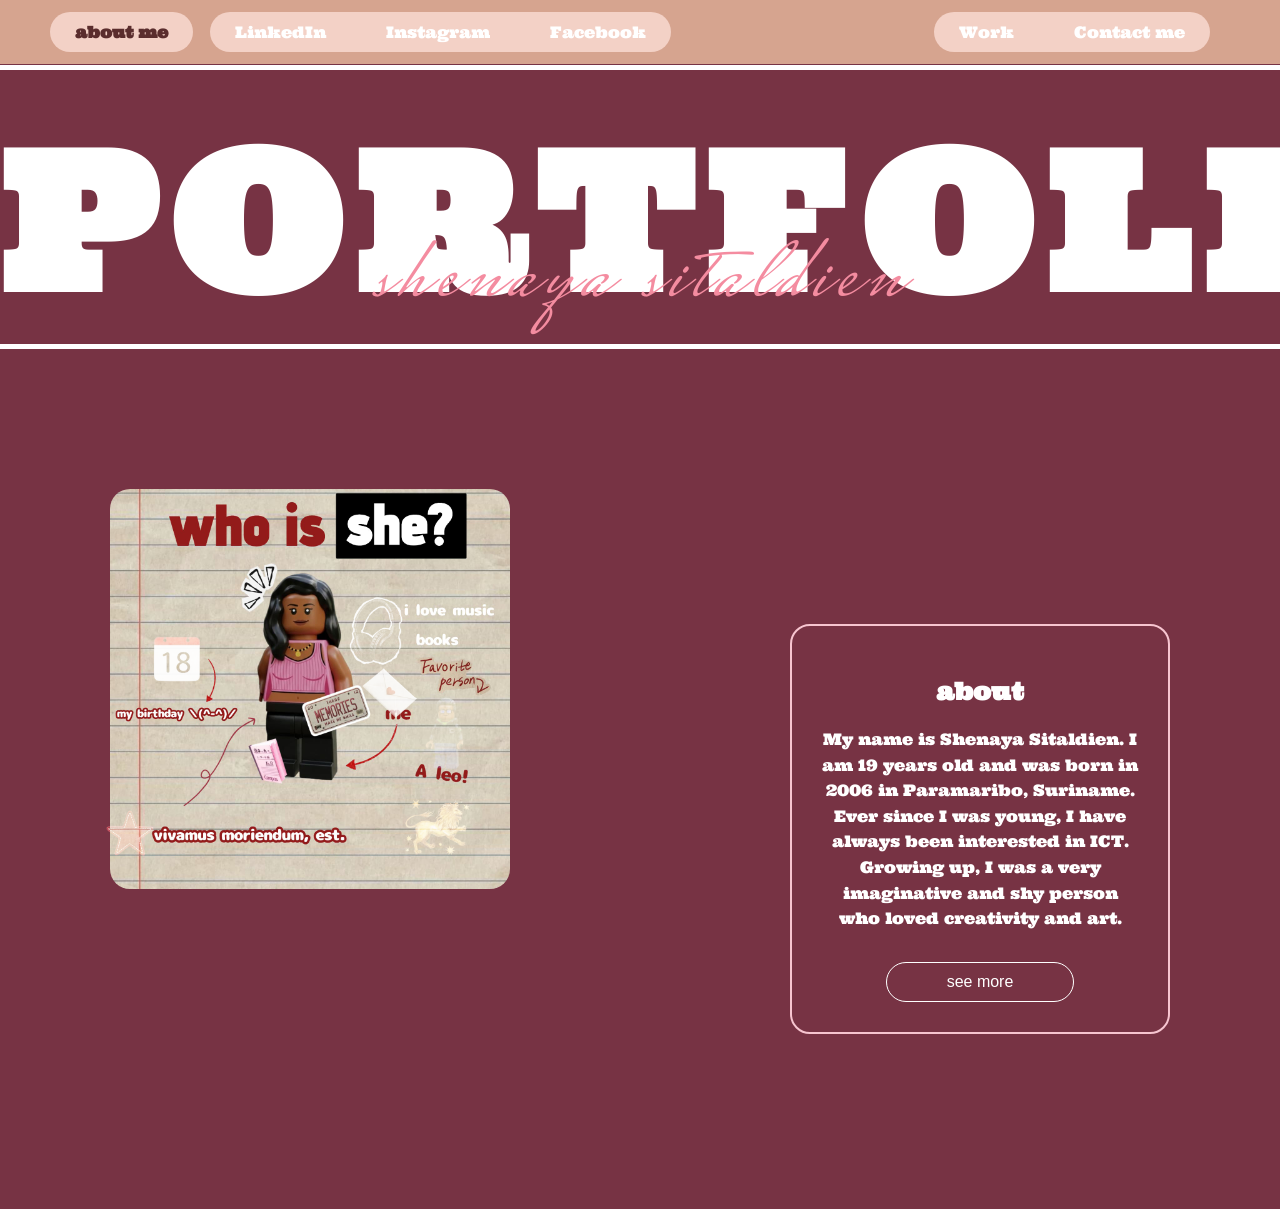
<file: index.html>
<!DOCTYPE html>
<html lang="en">
<head>
  <meta charset="UTF-8">
  <meta name="viewport" content="width=device-width, initial-scale=1.0">
  <title>nayas portfolio</title>
  <link rel="stylesheet" href="css/main.css">
  <link rel="stylesheet" href="css/index.css">
  <script src="js/index.js" defer></script>
  <link rel="preconnect" href="https://fonts.googleapis.com">
  <link rel="preconnect" href="https://fonts.gstatic.com" crossorigin>
  <link href="https://fonts.googleapis.com/css2?family=Ultra&display=swap" rel="stylesheet">
  <link href="https://fonts.googleapis.com/css2?family=Mrs+Saint+Delafield&display=swap" rel="stylesheet">
</head>
<body class="bg-color">
  <header>
    <div class="navbar">
      <a href="#" class="active">about me</a>
      <div class="links nav-links-left">
        <a href="https://www.linkedin.com/in/shenaya-sitaldien-031683353/">LinkedIn</a>
        <a href="https://www.instagram.com/shenaya18.08/">Instagram</a>
        <a href="https://www.facebook.com/sheni.papaya">Facebook</a>
      </div>
      <div class="links nav-links-right">
        <a href="work.html">Work</a>
        <a href="contact.html">Contact me</a>
      </div>
      <div id="spaces"></div>
    </div>
    <nav>
      <div class="title-container">
        <h1 class="title">PORTFOLIO</h1>
        <p class="subtitle">shenaya sitaldien</p>
      </div>
    </nav>
  </header>
  <section class="about-section">
    <div class="about-container">

      <div class="about-image">
        <div class="who-wrapper">
          <img src="img/me-profile.jpeg" class="who-bg" alt="who is she">

          <div class="who-icon who-icon-1" >
            <img src="img/calender.png" alt="calendar">
          </div>

          <div class="who-icon who-icon-2" >
            <img src="img/headphones.png" alt="headphones">
          </div>

          <div class="who-icon who-icon-3">
            <img src="img/envelope.png" alt="envelope">
          </div>

          <div class="who-icon who-icon-4">
            <img src="img/aryan.png" alt="favorite person">
          </div>

          <div class="who-icon who-icon-5">
            <img src="img/leo.png" alt="lion">
          </div>

          <div class="who-icon who-icon-6" >
            <img src="img/star.png" alt="star">
          </div>
        </div>
      </div>

      <!-- RIGHT SIDE — about me text -->
      <div class="about-content">
        <h2 class="about-me">about me</h2>
        <p>My name is Shenaya Sitaldien.
          I am 19 years old and was born in 2006 in Paramaribo, Suriname.
          Ever since I was young, I have always been interested in ICT.
          Growing up, I was a very imaginative and shy person who loved creativity and art.
        </p>
        <a href="about-me.html" class="email-button">see more</a>
      </div>

    </div>
  </section>

</body>
</html>
</file>
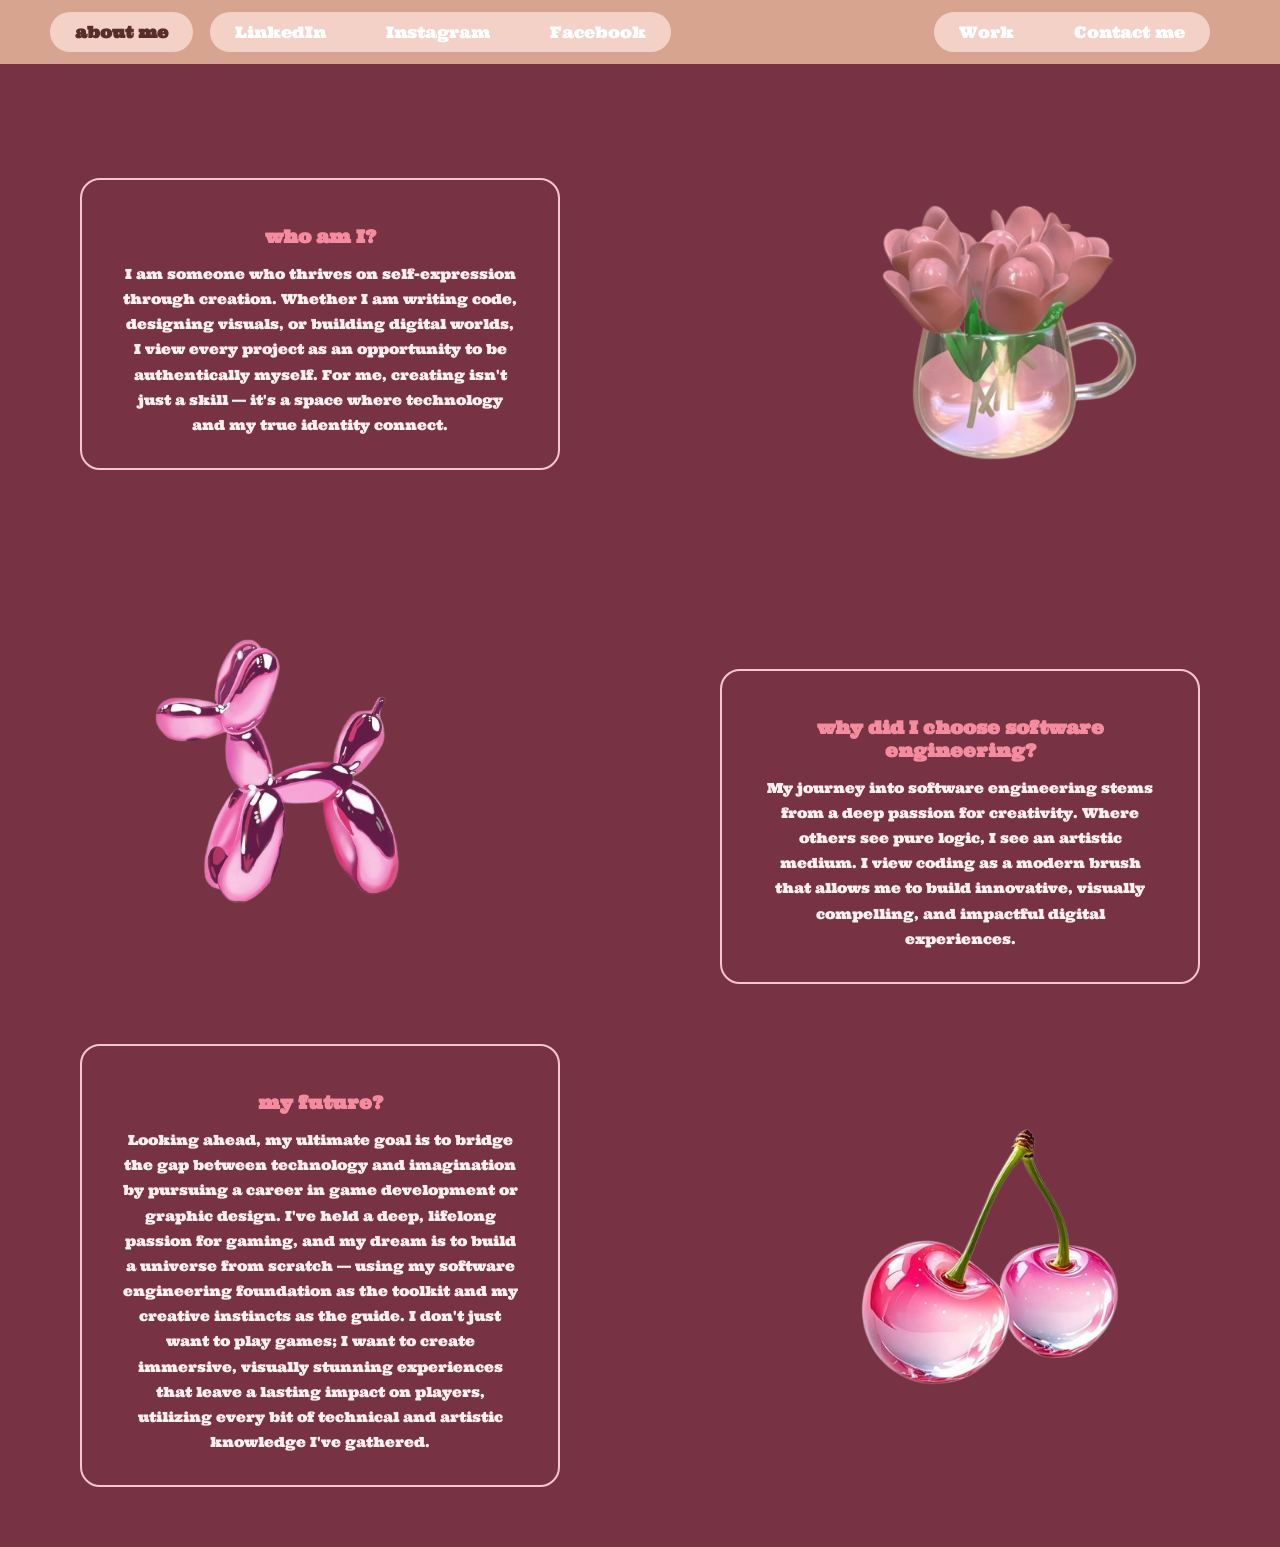
<file: about-me.html>
<!DOCTYPE html>
<html lang="en">
<head>
  <meta charset="UTF-8">
  <meta name="viewport" content="width=device-width, initial-scale=1.0">
  <title>see more - shenaya</title>
  <link rel="preconnect" href="https://fonts.googleapis.com">
  <link rel="preconnect" href="https://fonts.gstatic.com" crossorigin>
  <link href="https://fonts.googleapis.com/css2?family=Ultra&display=swap" rel="stylesheet">
  <link href="https://fonts.googleapis.com/css2?family=Mrs+Saint+Delafield&display=swap" rel="stylesheet">
  <link rel="stylesheet" href="css/main.css">
  <script src="js/about-me.js" defer></script>
</head>
<body>

  <!-- NAVBAR -->
  <div class="navbar">
    <a href="index.html" class="active">about me</a>
    <div class="links">
      <a href="https://www.linkedin.com/in/shenaya-sitaldien-031683353/">LinkedIn</a>
      <a href="https://www.instagram.com/shenaya18.08/">Instagram</a>
      <a href="https://www.facebook.com/sheni.papaya/">Facebook</a>
    </div>
    <div class="links-right">
      <a href="work.html">Work</a>
      <a href="contact.html">Contact me</a>
    </div>
  </div>

  <!-- CONTENT -->
  <div class="page-content">

  <div class="card-row">
    <div class="card">
      <h2>who am I?</h2>
      <p>I am someone who thrives on self-expression through creation. Whether I am writing code, designing visuals, or building digital worlds, I view every project as an opportunity to be authentically myself. For me, creating isn't just a skill — it's a space where technology and my true identity connect.</p>
    </div>
    <img src="img/flowers.png" class="flowers" alt="icon">
  </div>

  <div class="card-row reverse">
    <img src="img/dog.png" class="dog" alt="icon">
    <div class="card">
      <h2>why did I choose software engineering?</h2>
      <p>My journey into software engineering stems from a deep passion for creativity. Where others see pure logic, I see an artistic medium. I view coding as a modern brush that allows me to build innovative, visually compelling, and impactful digital experiences.</p>
    </div>
  </div>

  <div class="card-row">
    <div class="card">
      <h2>my future?</h2>
      <p>Looking ahead, my ultimate goal is to bridge the gap between technology and imagination by pursuing a career in game development or graphic design. I've held a deep, lifelong passion for gaming, and my dream is to build a universe from scratch — using my software engineering foundation as the toolkit and my creative instincts as the guide. I don't just want to play games; I want to create immersive, visually stunning experiences that leave a lasting impact on players, utilizing every bit of technical and artistic knowledge I've gathered.</p>
    </div>
    <img src="img/cherries.png" class="cherries" alt="icon">
  </div>

  </div>
</body>
</html>
</file>
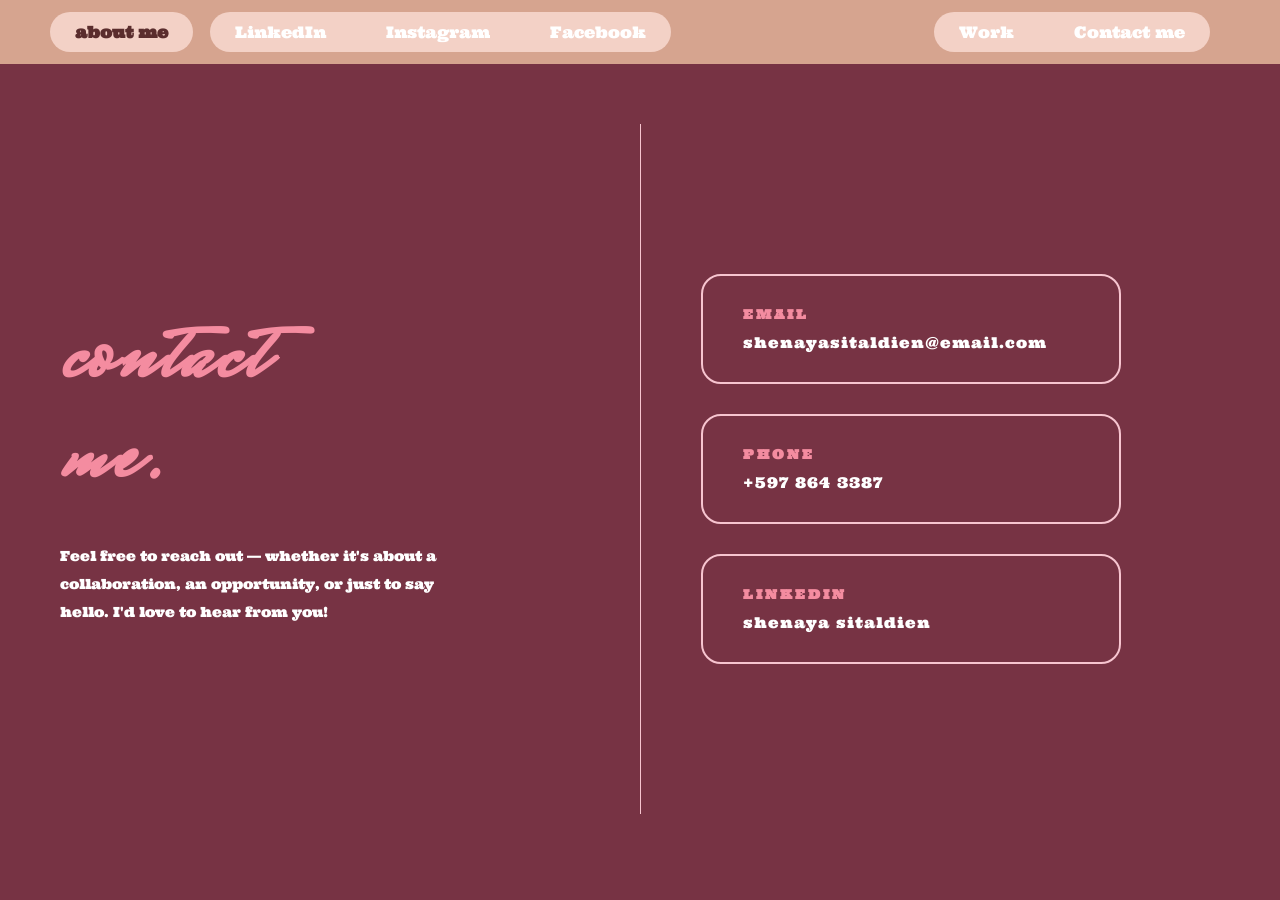
<file: contact.html>
<!DOCTYPE html>
<html lang="en">
<head>
  <meta charset="UTF-8">
  <meta name="viewport" content="width=device-width, initial-scale=1.0">
  <title>contact - shenaya</title>
  <link rel="preconnect" href="https://fonts.googleapis.com">
  <link rel="preconnect" href="https://fonts.gstatic.com" crossorigin>
  <link href="https://fonts.googleapis.com/css2?family=Ultra&display=swap" rel="stylesheet">
  <link href="https://fonts.googleapis.com/css2?family=Mrs+Saint+Delafield&display=swap" rel="stylesheet">
  <link rel="stylesheet" href="css/main.css">
  <link rel="stylesheet" href="css/contact.css">
</head>
<body>

  <div class="navbar">
    <a href="index.html" class="active">about me</a>
    <div class="links">
      <a href="https://www.linkedin.com/in/shenaya-sitaldien-031683353/">LinkedIn</a>
      <a href="https://www.instagram.com/shenaya18.08/">Instagram</a>
      <a href="https://www.facebook.com/sheni.papaya/">Facebook</a>
    </div>
    <div class="links-right">
      <a href="work.html">Work</a>
      <a href="contact.html">Contact me</a>
    </div>
  </div>

  <div class="contact-page">

    <!-- LEFT -->
    <div class="contact-left">
      <h1>contact<br>me.</h1>
      <p>
        Feel free to reach out — whether it's about
        a collaboration, an opportunity, or just
        to say hello. I'd love to hear from you!
      </p>
    </div>

    <!-- DIVIDER -->
    <div class="contact-divider"></div>

    <!-- RIGHT -->
    <div class="contact-right">

      <div class="contact-card">
        <h3>email</h3>
        <p><a href="mailto:shenayasitaldien@email.com">shenayasitaldien@email.com</a></p>
      </div>

      <div class="contact-card">
        <h3>phone</h3>
        <p><a href="tel:+5978643387">+597 864 3387</a></p>
      </div>

      <div class="contact-card">
        <h3>linkedin</h3>
        <p><a href="https://www.linkedin.com/in/shenaya-sitaldien-031683353/" target="_blank">shenaya sitaldien</a></p>
      </div>

    </div>

  </div>
<script src="js/about-me.js" defer></script>
</body>
</html>
</file>
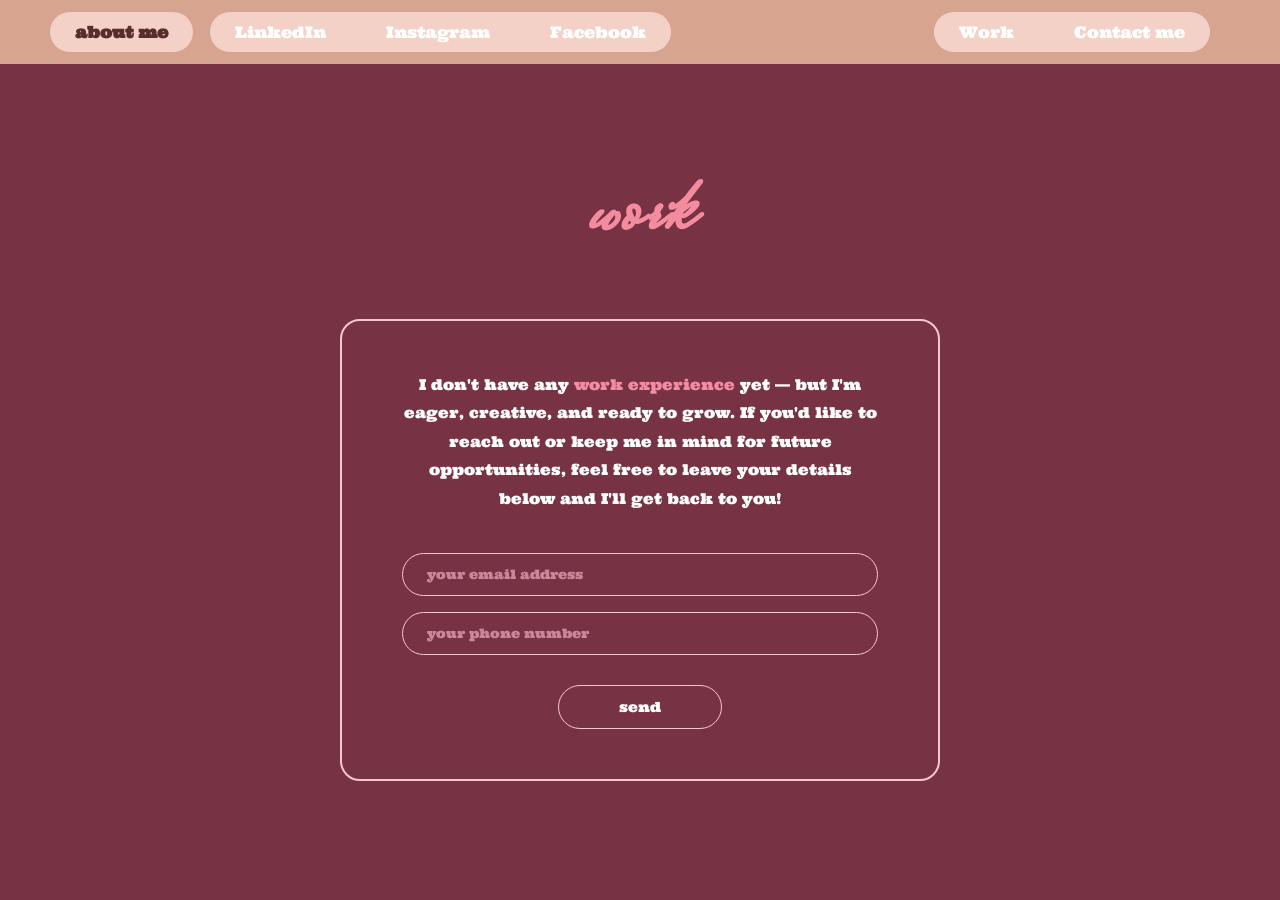
<file: work.html>
<!DOCTYPE html>
<html lang="en">
<head>
  <meta charset="UTF-8">
  <meta name="viewport" content="width=device-width, initial-scale=1.0">
  <title>work - shenaya</title>
  <link rel="preconnect" href="https://fonts.googleapis.com">
  <link rel="preconnect" href="https://fonts.gstatic.com" crossorigin>
  <link href="https://fonts.googleapis.com/css2?family=Ultra&display=swap" rel="stylesheet">
  <link href="https://fonts.googleapis.com/css2?family=Mrs+Saint+Delafield&display=swap" rel="stylesheet">
  <link rel="stylesheet" href="css/main.css">
  <link rel="stylesheet" href="css/work.css">
</head>
<body>

  <div class="navbar">
    <a href="index.html" class="active">about me</a>
    <div class="links">
      <a href="https://www.linkedin.com/in/shenaya-sitaldien-031683353/">LinkedIn</a>
      <a href="https://www.instagram.com/shenaya18.08/">Instagram</a>
      <a href="https://www.facebook.com/sheni.papaya/">Facebook</a>
    </div>
    <div class="links-right">
      <a href="work.html">Work</a>
      <a href="contact.html">Contact me</a>
    </div>
  </div>

  <div class="work-page">

    <h1 class="work-title">work</h1>

    <div class="work-box">
      <p>
        I don't have any <span>work experience</span> yet —
        but I'm eager, creative, and ready to grow.
        If you'd like to reach out or keep me in mind
        for future opportunities, feel free to leave
        your details below and I'll get back to you!
      </p>

      <div class="form-group">
        <input type="email" placeholder="your email address">
        <input type="tel" placeholder="your phone number">
      </div>

      <button class="submit-btn">send</button>
    </div>

  </div>
  <script src="js/about-me.js" defer></script>

</body>
</html>
</file>
<file: css/main.css>
body {
      margin: 0;
      background-color: #773344;
      font-family: "Ultra", serif;
      font-weight: 400;
      font-style: normal;
    }

    /* NAVBAR */
    .navbar {
      display: flex;
      align-items: center;

      background: #d6a48f; /* beige/pink tone */
       padding: 12px 50px;
}

    .active {
      background: #f3d1c6;
      padding: 10px 25px;
      border-radius: 30px;
      text-decoration: none;
      color: #5a2d2d;
      font-weight: 600;
    }

    .links {
      display: flex;
      gap: 60px;
      background: #f3d1c6;
      padding: 10px 25px;
      border-radius: 30px;
      text-decoration: none;
      color: #fff0f0;
      margin-left: 17px;
    }

    .links a {
      text-decoration: none;
      color: #ffffff;
      font-weight: 500;
    }

    .links a:hover {
      text-decoration: underline;
    }

    .links-right {
      display: flex;
      gap: 60px;
      background: #f3d1c6;
      padding: 10px 25px;
      border-radius: 30px;
      margin-left: auto;
      margin-right: 20px;
    }

    .links-right a {
      text-decoration: none;
      color: #ffffff;
      font-weight: 500;
    }

    /* PAGE CONTENT */
    .page-content {
      padding: 60px 80px;
      display: flex;
      flex-direction: column;
      gap: 60px;
    }

    /* CARDS */
    .card {
      border: 2px solid #f7c5d0;
      border-radius: 20px;
      padding: 30px 40px;
      max-width: 520px;
      color: #5a2d2d;
      opacity: 0;
      transform: translateX(-80px);
      transition: opacity 0.9s ease, transform 0.9s ease;
    }

    .card.visible {
      opacity: 1;
      transform: translateX(0);
    }

    /* alternating alignment */
    .card:nth-child(2) {
      align-self: flex-end;
    }

    .card h2 {
      font-family: "Ultra", serif;
      font-size: 18px;
      color: #f48ca0;
      margin-bottom: 14px;
      text-align: center;
    }

    .card p {
      font-family: "Ultra", serif;
      font-size: 14px;
      line-height: 1.8;
      text-align: center;
      color: #fff0f0;
      margin: 0;
    }
     .card-row {
  display: flex;
  align-items: center;
  gap: 40px;
}

.card-row.reverse {
  justify-content: flex-end;
}

.floating-icon {
  width: 400px;
  height: 400px;
  object-fit: contain;
  animation: floatIcon 3s ease-in-out infinite;
}

@keyframes floatIcon {
  0%   { transform: translateY(0px); }
  50%  { transform: translateY(-12px); }
  100% { transform: translateY(0px); }
}
@media (max-width: 768px) {
  .navbar {
    flex-wrap: wrap;
  }
}
.flowers {
  margin-left: 200px;
}
.flowers {
  width: 400px;
  height: 400px;
  object-fit: contain;
}
.flowers {
  margin-left: 200px;
}
.flowers {
  width: 400px;
  height: 400px;
  object-fit: contain;
  animation: floatIcon 3s ease-in-out infinite;
}

/* Fix: Push the icon to the right when it comes AFTER a card */
.card-row .card + .floating-icon {
  margin-left: 200px;
}

/* Fix: Push the icon to the left when it comes BEFORE a card in a reversed row */
.card-row.reverse .floating-icon {
  margin-right: 200px;
}
.dog {
  margin-right: 200px; 
}
.dog {
  width: 400px;
  height: 400px;
  object-fit: contain;
  animation: floatIcon 3s ease-in-out infinite;
}

/* Fix: Push the icon to the right when it comes AFTER a card */
.card-row .card + .floating-icon {
  margin-left: 200px;
}

/* Fix: Push the icon to the left when it comes BEFORE a card in a reversed row */
.card-row.reverse .floating-icon {
  margin-right: 200px;
}
.cherries{
  margin-left: 200px;
}
.cherries {
  width: 400px;
  height: 400px;
  object-fit: contain;
  animation: floatIcon 3s ease-in-out infinite;
}

/* Fix: Push the icon to the right when it comes AFTER a card */
.card-row .card + .floating-icon {
  margin-left: 200px;
}

/* Fix: Push the icon to the left when it comes BEFORE a card in a reversed row */
.card-row.reverse .floating-icon {
  margin-right: 200px;
}
</file>
<file: css/index.css>
body {
  margin: 0;
  font-family: "Ultra", serif;
  font-weight: 400;
  font-style: normal;
}
.bg-color {
  background-color: #773344;
}
/* Navbar container */
.navbar {
  display: flex;
  align-items: center;

  background: #d6a48f; /* beige/pink tone */
  padding: 12px 50px;
}

/* Left button (about me) */
.active {
  background: #f3d1c6;
  padding: 10px 25px;
  border-radius: 30px;
  text-decoration: none;
  color: #5a2d2d;
  font-weight: 600;
}

/* Right links container */
.links {
  display: flex;
  gap: 60px;
  background: #f3d1c6;
  padding: 10px 25px;
  border-radius: 30px;
  text-decoration: none;
  color: #5a2d2d;
  margin-left: auto;
  /* remove the margin-right: 810px line */
}

/* Links */
.links a {
  text-decoration: none;
  color: #fff;
  font-weight: 500;
}

/* Optional hover effect */
.links a:hover {
  text-decoration: cornsilk;
}
.title {
font-family: "Ultra", serif;
margin-top: 1px;
margin-left: 0px;
margin-right: 0px;
margin-bottom: 0px;
font-size: 190px;
letter-spacing: 15px;
padding-top: 30px;
border-top: #fff 5px solid;
border-bottom:#fff 5px solid;
color: #fff;
}
.line-1 {
  height: 2px;
  background: #fff;
  width:80%;
  margin: 20px auto;
}
.my-name {
  font-family: "Mrs Saint Delafield", cursive;
  font-size: 30px;
  color: #f48ca0;  
  letter-spacing: 6px;
  text-align: center;
  padding-bottom: 50px;
}
.subtitle {
  margin-top: -140px;
  color: #f48ca0;
  font-family: "Mrs Saint Delafield", cursive;
  font-size: 95px;
  letter-spacing: 6px;
  align-items: center;
  text-align: center;

}
#space{
  padding: 20px;
}
/* The main background section */
.about-section {
  padding: 5px px;
  color: white;
  font-family: 'YourCustomFont', sans-serif;
}

/* The container that holds the two columns */
.about-container {
  display: flex;
  flex-direction: row;
  align-items: center;
  justify-content: center;
  width: 100%;
  max-width: 1100px;
  margin: 0 auto;
  gap: 0;
  padding: 40px 20px;
  box-sizing: border-box;
}

/* Styling the image side */
.about-image img {
  max-width: 400px;
  height: auto;
  border-radius: 20px; /* Gives it those soft corners from your design */
}

/* Styling the text side */
.about-content {
  text-align: center;
  flex: 1;
  margin: 0;
  max-width: 350px;
  border: 2px solid #f7c5d0;
  border-radius: 20px;
  padding: 30px;
}

.about-content h2 {
  text-transform: lowercase;
  margin-bottom: 20px;
}

.about-content p {
  line-height: 1.6;
  margin-bottom: 30px;
  font-family: ultra, serif;
  color: #fff;

}

/* The Pill-shaped Email Button */
.email-button {
  display: inline-block;
  padding: 10px 60px;
  border: 1px solid white;
  border-radius: 50px; /* This makes it a pill shape */
  color: white;
  text-decoration: none;
  transition: 0.3s;
}

.email-button:hover {
  background-color: white;
  color: #703040;
}
.about-me {
  font-family: "ultra", serif;
}
/* Strawberry gif strip */
.strawberry-strip {
  width: 100%;
  overflow: hidden;
  background: transparent;
  line-height: 0;
  display: block;
}

.strawberry-strip img {
  width: 100%;
  height: auto;
  display: block;
  mix-blend-mode: multiply;
  max-height: 60px; /* lower this number = smaller banner */
  object-fit: cover;
}
.who-section {
  display: flex;
  justify-content: center;
  padding: 40px 20px;
}

.who-wrapper {
  position: relative;
  width: 680px;
  height: 680px;
}

.who-bg {
  width: 100%;
  height: 100%;
  object-fit: cover;
  border-radius: 20px;
  display: block;
}

.who-icon {
  position: absolute;
  animation: floatIcon 3s ease-in-out infinite;
  transition: transform 0.3s ease;
  cursor: pointer;
}

.who-icon img {
  width: 80px;
  height: 80px;
  object-fit: contain;
  mix-blend-mode: screen;
  border-radius: 10px;
}

.who-icon:hover {
  transform: scale(1.3) !important;
  animation-play-state: paused;
}
.who-icon-1 { top: 19%; left: 4%; animation-delay: 0s; }
.who-icon-2 { top: 15%; right: 55%; animation-delay: 0.4s; }
.who-icon-3 { top: 24%; right: 53%; animation-delay: 0.8s; }
.who-icon-4 { top: 30%; right: 45%; animation-delay: 1.2s; }
.who-icon-5 { bottom: 43%; right: 46%; animation-delay: 1.6s; }
.who-icon-6 { bottom: 43%; left: -3%; animation-delay: 2s; }
@keyframes floatIcon {
  0%   { transform: translateY(0px); }
  50%  { transform: translateY(-12px); }
  100% { transform: translateY(0px); }
}
@media (max-width: 768px) {
  .navbar {
    flex-wrap: wrap;
  }
}
/* Custom layout spacing for the index page navbar */
.nav-links-left {
  margin-left: 17px;
  margin-right: auto;
}

.nav-links-right {
  margin-left: auto;
  margin-right: 20px;
}
</file>
<file: css/contact.css>
* { box-sizing: border-box; margin: 0; padding: 0; }

    body {
      background-color: #773344;
      font-family: "Ultra", serif;
      font-weight: 400;
      min-height: 100vh;
    }

    /* NAVBAR */
    .navbar {
      display: flex;
      align-items: center;
      background: #d6a48f;
      padding: 12px 50px;
    }

    .active {
      background: #f3d1c6;
      padding: 10px 25px;
      border-radius: 30px;
      text-decoration: none;
      color: #5a2d2d;
      font-weight: 600;
    }

    .links {
      display: flex;
      gap: 60px;
      background: #f3d1c6;
      padding: 10px 25px;
      border-radius: 30px;
      margin-left: 17px;
    }

    .links a {
      text-decoration: none;
      color: #fff;
      font-weight: 500;
    }

    .links-right {
      display: flex;
      gap: 60px;
      background: #f3d1c6;
      padding: 10px 25px;
      border-radius: 30px;
      margin-left: auto;
      margin-right: 20px;
    }

    .links-right a {
      text-decoration: none;
      color: #fff;
      font-weight: 500;
    }

    /* PAGE */
    .contact-page {
      display: flex;
      flex-direction: row;
      min-height: 90vh;
    }

    /* LEFT SIDE */
    .contact-left {
      flex: 1;
      display: flex;
      flex-direction: column;
      justify-content: center;
      padding: 80px 60px;
      opacity: 0;
      transform: translateX(-60px);
      animation: fadeLeft 0.9s ease forwards 0.3s;
    }

    .contact-left h1 {
      font-family: "Mrs Saint Delafield", cursive;
      font-size: 100px;
      color: #f48ca0;
      letter-spacing: 4px;
      line-height: 1;
      margin-bottom: 30px;
    }

    .contact-left p {
      color: #fff;
      font-size: 14px;
      line-height: 2;
      max-width: 380px;
    }

    /* RIGHT SIDE */
    .contact-right {
      flex: 1;
      display: flex;
      flex-direction: column;
      justify-content: center;
      align-items: flex-start;
      padding: 80px 60px;
      gap: 30px;
      opacity: 0;
      transform: translateX(60px);
      animation: fadeRight 0.9s ease forwards 0.6s;
    }

    .contact-card {
      border: 2px solid #f7c5d0;
      border-radius: 20px;
      padding: 30px 40px;
      width: 100%;
      max-width: 420px;
    }

    .contact-card h3 {
      font-family: "Ultra", serif;
      color: #f48ca0;
      font-size: 13px;
      letter-spacing: 3px;
      text-transform: uppercase;
      margin-bottom: 10px;
    }

    .contact-card p {
      color: #fff;
      font-size: 15px;
      letter-spacing: 1px;
    }

    .contact-card a {
      color: #fff;
      text-decoration: none;
      transition: color 0.3s;
    }

    .contact-card a:hover {
      color: #f48ca0;
    }

    /* DIVIDER */
    .contact-divider {
      width: 1px;
      background: #f7c5d0;
      align-self: stretch;
      margin: 60px 0;
      opacity: 0;
      animation: fadeIn 0.9s ease forwards 0.5s;
    }

    @keyframes fadeLeft {
      to { opacity: 1; transform: translateX(0); }
    }

    @keyframes fadeRight {
      to { opacity: 1; transform: translateX(0); }
    }

    @keyframes fadeIn {
      to { opacity: 1; }
    }

     @media (max-width: 768px) {
  .navbar {
    flex-wrap: wrap;
  }
}
</file>
<file: css/work.css>
* { box-sizing: border-box; margin: 0; padding: 0; }

    body {
      background-color: #773344;
      font-family: "Ultra", serif;
      font-weight: 400;
    }

    /* NAVBAR */
    .navbar {
      display: flex;
      align-items: center;
      background: #d6a48f;
      padding: 12px 50px;
    }

    .active {
      background: #f3d1c6;
      padding: 10px 25px;
      border-radius: 30px;
      text-decoration: none;
      color: #5a2d2d;
      font-weight: 600;
    }

    .links {
      display: flex;
      gap: 60px;
      background: #f3d1c6;
      padding: 10px 25px;
      border-radius: 30px;
      margin-left: 17px;
    }

    .links a {
      text-decoration: none;
      color: #fff;
      font-weight: 500;
    }

    .links-right {
      display: flex;
      gap: 60px;
      background: #f3d1c6;
      padding: 10px 25px;
      border-radius: 30px;
      margin-left: auto;
      margin-right: 20px;
    }

    .links-right a {
      text-decoration: none;
      color: #fff;
      font-weight: 500;
    }

    /* PAGE */
    .work-page {
      min-height: 90vh;
      display: flex;
      flex-direction: column;
      align-items: center;
      justify-content: center;
      padding: 60px 20px;
      gap: 40px;
    }

    .work-title {
      font-family: "Mrs Saint Delafield", cursive;
      font-size: 80px;
      color: #f48ca0;
      letter-spacing: 4px;
      text-align: center;
      opacity: 0;
      transform: translateY(-30px);
      animation: fadeDown 0.9s ease forwards 0.2s;
    }

    .work-box {
      border: 2px solid #f7c5d0;
      border-radius: 20px;
      padding: 50px 60px;
      max-width: 600px;
      width: 100%;
      text-align: center;
      opacity: 0;
      transform: translateY(30px);
      animation: fadeUp 0.9s ease forwards 0.5s;
    }

    .work-box p {
      color: #fff;
      font-size: 15px;
      line-height: 1.9;
      margin-bottom: 40px;
    }

    .work-box p span {
      color: #f48ca0;
    }

    /* FORM */
    .form-group {
      display: flex;
      flex-direction: column;
      gap: 16px;
      margin-bottom: 30px;
    }

    .form-group input {
      background: transparent;
      border: 1px solid #f7c5d0;
      border-radius: 50px;
      padding: 12px 24px;
      color: #fff;
      font-family: "Ultra", serif;
      font-size: 13px;
      outline: none;
      transition: border 0.3s;
    }

    .form-group input::placeholder {
      color: #c9889a;
    }

    .form-group input:focus {
      border-color: #f48ca0;
    }

    .submit-btn {
      display: inline-block;
      padding: 12px 60px;
      border: 1px solid #f7c5d0;
      border-radius: 50px;
      color: #fff;
      background: transparent;
      font-family: "Ultra", serif;
      font-size: 14px;
      cursor: pointer;
      transition: 0.3s;
    }

    .submit-btn:hover {
      background: #f7c5d0;
      color: #773344;
    }

    @keyframes fadeDown {
      to { opacity: 1; transform: translateY(0); }
    }

    @keyframes fadeUp {
      to { opacity: 1; transform: translateY(0); }
    }
</file>
